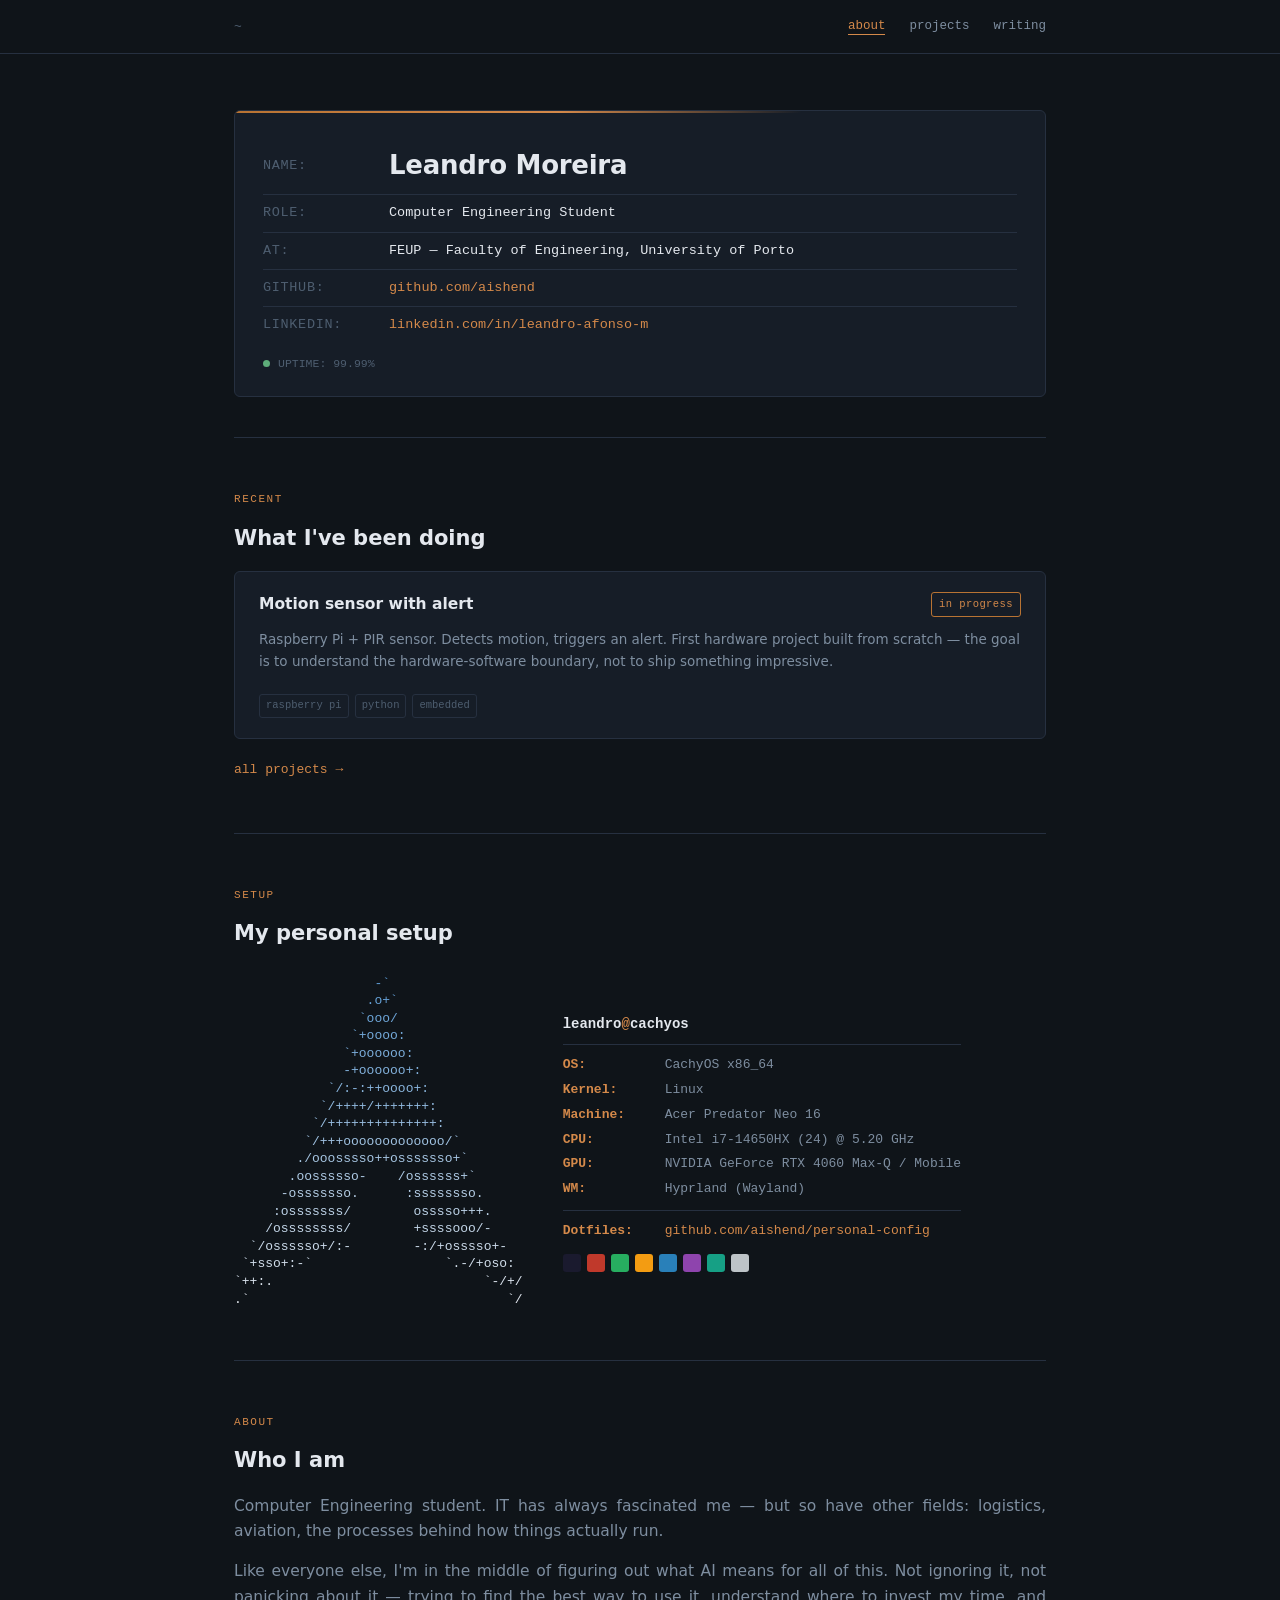
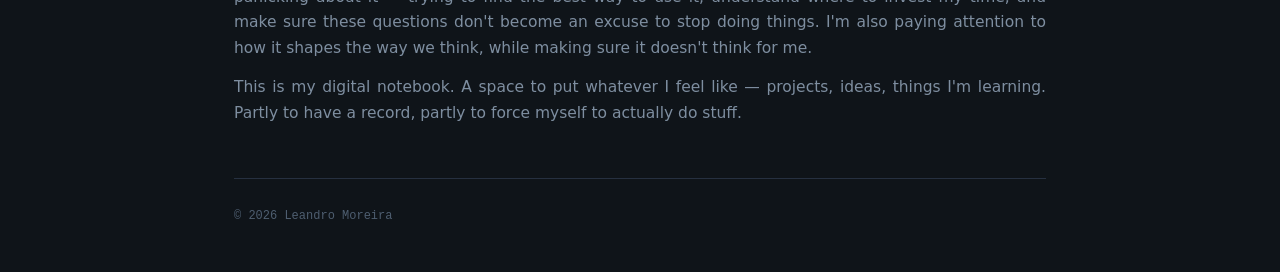
<file: index.html>
<!DOCTYPE html>
<html lang="en">
<head>
  <meta charset="UTF-8">
  <meta name="viewport" content="width=device-width, initial-scale=1.0">
  <title>Leandro Moreira</title>
  <link rel="stylesheet" href="css/main.css">
</head>
<body>

<nav class="nav">
  <div class="wrap nav-inner">
    <a href="index.html" class="nav-home">
      <span class="nav-home__sep">~</span>
    </a>
    <ul class="nav-links">
      <li><a href="index.html" class="active">about</a></li>
      <li><a href="projects/index.html">projects</a></li>
      <li><a href="writing/index.html">writing</a></li>
    </ul>
  </div>
</nav>

<main class="wrap">

  <header class="hero">
    <div class="panel glow">
      <div class="panel-row">
        <span class="panel-key">NAME:</span>
        <span class="panel-val panel__name">Leandro Moreira</span>
      </div>
      <div class="panel-row">
        <span class="panel-key">ROLE:</span>
        <span class="panel-val">Computer Engineering Student</span>
      </div>
      <div class="panel-row">
        <span class="panel-key">AT:</span>
        <span class="panel-val">FEUP — Faculty of Engineering, University of Porto</span>
      </div>
      <div class="panel-row">
        <span class="panel-key">GITHUB:</span>
        <span class="panel-val"><a href="https://github.com/aishend" target="_blank" rel="noopener">github.com/aishend</a></span>
      </div>
      <div class="panel-row">
        <span class="panel-key">LINKEDIN:</span>
        <span class="panel-val"><a href="https://www.linkedin.com/in/leandro-afonso-m/" target="_blank" rel="noopener">linkedin.com/in/leandro-afonso-m</a></span>
      </div>
      <div class="panel-uptime">
        <span class="status-dot" aria-hidden="true"></span>UPTIME: 99.99%
      </div>
    </div>
  </header>

  <section id="recent" class="reveal">
    <div class="eyebrow">Recent</div>
    <h2>What I've been doing</h2>
    <div class="project-entry glow reveal">
      <div class="project-header">
        <div class="project-title">Motion sensor with alert</div>
        <span class="badge">in progress</span>
      </div>
      <div class="project-desc">
        Raspberry Pi + PIR sensor. Detects motion, triggers an alert. First hardware project
        built from scratch — the goal is to understand the hardware-software boundary, not to ship something impressive.
      </div>
      <div class="project-tags">
        <span class="tag">raspberry pi</span>
        <span class="tag">python</span>
        <span class="tag">embedded</span>
      </div>
    </div>

    <a href="projects/index.html" class="link-more">all projects →</a>
  </section>

  <section id="setup" class="reveal">
    <div class="eyebrow">Setup</div>
    <h2>My personal setup</h2>
    <div class="neofetch">
      <pre class="nf-art">                  -`
                 .o+`
                `ooo/
               `+oooo:
              `+oooooo:
              -+oooooo+:
            `/:-:++oooo+:
           `/++++/+++++++:
          `/++++++++++++++:
         `/+++ooooooooooooo/`
        ./ooosssso++osssssso+`
       .oossssso-    /ossssss+`
      -osssssso.      :ssssssso.
     :osssssss/        osssso+++.
    /ossssssss/        +ssssooo/-
  `/ossssso+/:-        -:/+osssso+-
 `+sso+:-`                 `.-/+oso:
`++:.                           `-/+/
.`                                 `/</pre>
      <div class="nf-info">
        <div class="nf-title">leandro<span class="nf-at">@</span>cachyos</div>
        <div class="nf-sep"></div>
        <div class="nf-row"><span class="nf-key">OS</span><span class="nf-val">CachyOS x86_64</span></div>
        <div class="nf-row"><span class="nf-key">Kernel</span><span class="nf-val">Linux</span></div>
        <div class="nf-row"><span class="nf-key">Machine</span><span class="nf-val">Acer Predator Neo 16</span></div>
        <div class="nf-row"><span class="nf-key">CPU</span><span class="nf-val">Intel i7-14650HX (24) @ 5.20 GHz</span></div>
        <div class="nf-row"><span class="nf-key">GPU</span><span class="nf-val">NVIDIA GeForce RTX 4060 Max-Q / Mobile</span></div>
        <div class="nf-row"><span class="nf-key">WM</span><span class="nf-val">Hyprland (Wayland)</span></div>
        <div class="nf-sep"></div>
        <div class="nf-row"><span class="nf-key">Dotfiles</span><span class="nf-val"><a href="https://github.com/aishend/personal-config" target="_blank" rel="noopener">github.com/aishend/personal-config</a></span></div>
        <div class="nf-palette">
          <span></span><span></span><span></span><span></span>
          <span></span><span></span><span></span><span></span>
        </div>
      </div>
    </div>
  </section>

  <section id="about">
    <div class="eyebrow">About</div>
    <h2>Who I am</h2>
    <div class="lede">
      <p>
        Computer Engineering student. IT has always fascinated me — but so have other fields:
        logistics, aviation, the processes behind how things actually run.
      </p>
      <p>
        Like everyone else, I'm in the middle of figuring out what AI means for all of this.
        Not ignoring it, not panicking about it — trying to find the best way to use it,
        understand where to invest my time, and make sure these questions don't become
        an excuse to stop doing things. I'm also paying attention to how it shapes the way we think,
        while making sure it doesn't think for me.
      </p>
      <p>
        This is my digital notebook. A space to put whatever I feel like — projects, ideas, things I'm learning.
        Partly to have a record, partly to force myself to actually do stuff.
      </p>
    </div>
  </section>

  <footer>© <span id="yr"></span> Leandro Moreira</footer>

</main>

<script src="js/app.js"></script>
<script src="js/posts.js"></script>
<script src="js/post.js"></script>
<script src="js/router.js"></script>

</body>
</html>
</file>
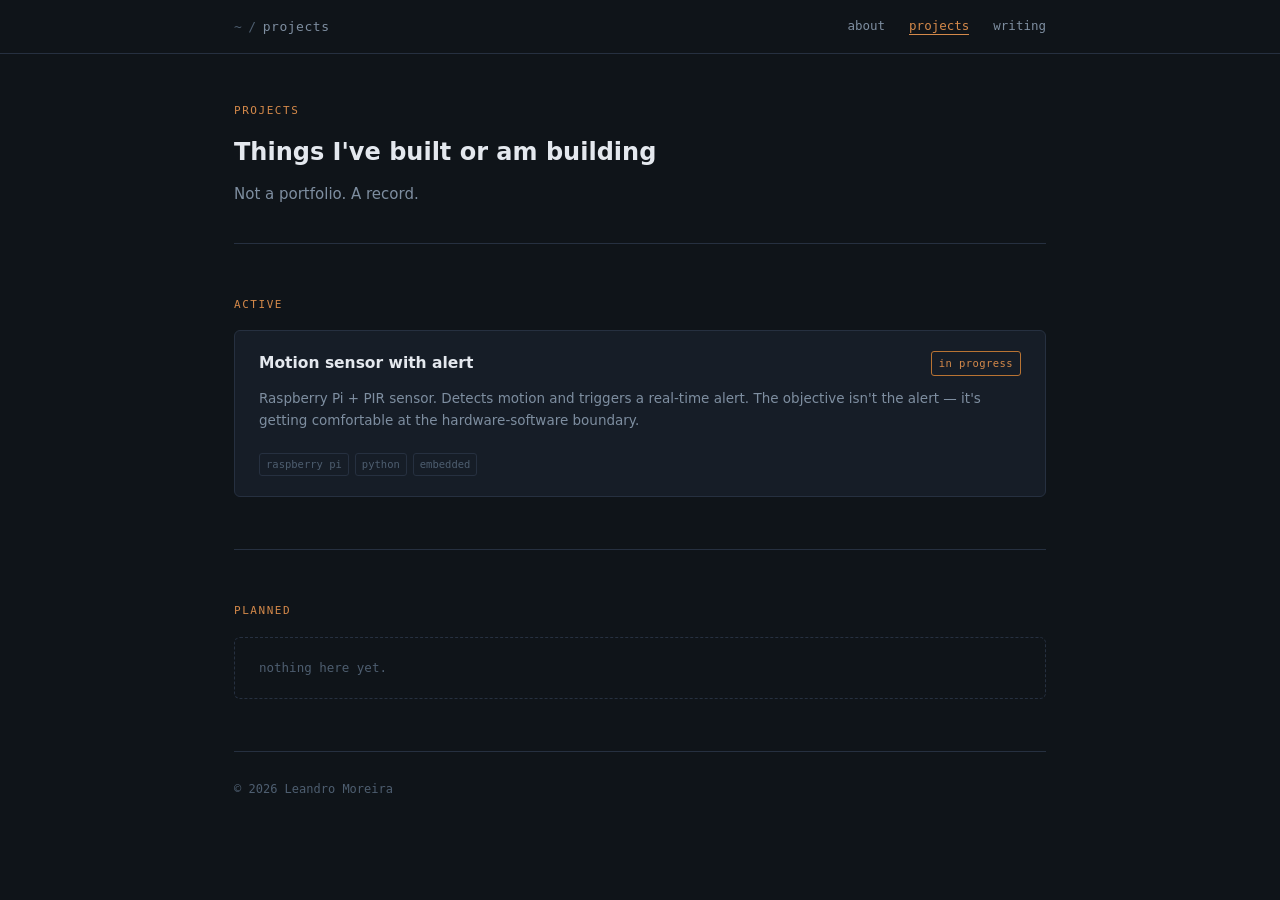
<file: projects/index.html>
<!DOCTYPE html>
<html lang="en">
<head>
  <meta charset="UTF-8">
  <meta name="viewport" content="width=device-width, initial-scale=1.0">
  <title>Projects — Leandro Moreira</title>
  <link rel="stylesheet" href="../css/main.css">
</head>
<body>

<nav class="nav">
  <div class="wrap nav-inner">
    <a href="../index.html" class="nav-home">
      <span class="nav-home__sep">~</span>
      <span class="nav-home__sep">/</span>
      <span class="nav-home__branch">projects</span>
    </a>
    <ul class="nav-links">
      <li><a href="../index.html">about</a></li>
      <li><a href="index.html" class="active">projects</a></li>
      <li><a href="../writing/index.html">writing</a></li>
    </ul>
  </div>
</nav>

<main class="wrap">

  <div class="page-header reveal">
    <div class="eyebrow">Projects</div>
    <h1>Things I've built or am building</h1>
    <p>Not a portfolio. A record.</p>
  </div>

  <section class="reveal">
    <div class="eyebrow">Active</div>
    <div class="project-entry glow">
      <div class="project-header">
        <div class="project-title">Motion sensor with alert</div>
        <span class="badge">in progress</span>
      </div>
      <div class="project-desc">
        Raspberry Pi + PIR sensor. Detects motion and triggers a real-time alert.
        The objective isn't the alert — it's getting comfortable at the hardware-software boundary.
      </div>
      <div class="project-tags">
        <span class="tag">raspberry pi</span>
        <span class="tag">python</span>
        <span class="tag">embedded</span>
      </div>
    </div>
  </section>

  <section class="reveal">
    <div class="eyebrow">Planned</div>
    <div class="project-empty">nothing here yet.</div>
  </section>

  <footer>© <span id="yr"></span> Leandro Moreira</footer>

</main>

<script src="../js/app.js"></script>
<script src="../js/posts.js"></script>
<script src="../js/post.js"></script>
<script src="../js/router.js"></script>

</body>
</html>
</file>
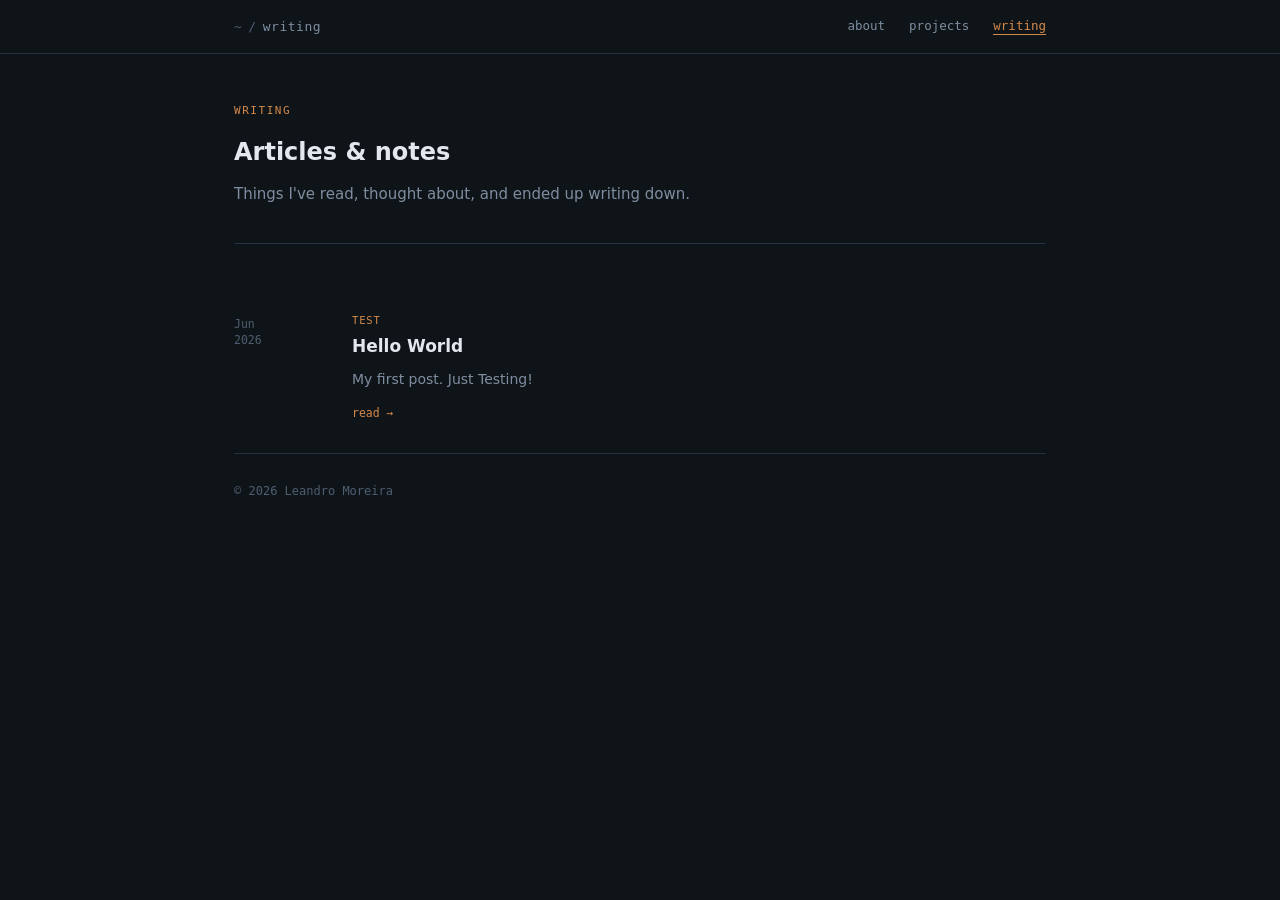
<file: writing/index.html>
<!DOCTYPE html>
<html lang="en">
<head>
  <meta charset="UTF-8">
  <meta name="viewport" content="width=device-width, initial-scale=1.0">
  <title>Writing — Leandro Moreira</title>
  <link rel="stylesheet" href="../css/main.css">
</head>
<body>

<nav class="nav">
  <div class="wrap nav-inner">
    <a href="../index.html" class="nav-home">
      <span class="nav-home__sep">~</span>
      <span class="nav-home__sep">/</span>
      <span class="nav-home__branch">writing</span>
    </a>
    <ul class="nav-links">
      <li><a href="../index.html">about</a></li>
      <li><a href="../projects/index.html">projects</a></li>
      <li><a href="index.html" class="active">writing</a></li>
    </ul>
  </div>
</nav>

<main class="wrap">

  <div class="page-header reveal">
    <div class="eyebrow">Writing</div>
    <h1>Articles &amp; notes</h1>
    <p>Things I've read, thought about, and ended up writing down.</p>
  </div>

  <div class="post-list" id="post-list">
    <p class="loading">loading...</p>
  </div>

  <footer>© <span id="yr"></span> Leandro Moreira</footer>

</main>

<script src="../js/app.js"></script>
<script src="../js/posts.js"></script>
<script src="../js/router.js"></script>

</body>
</html>
</file>
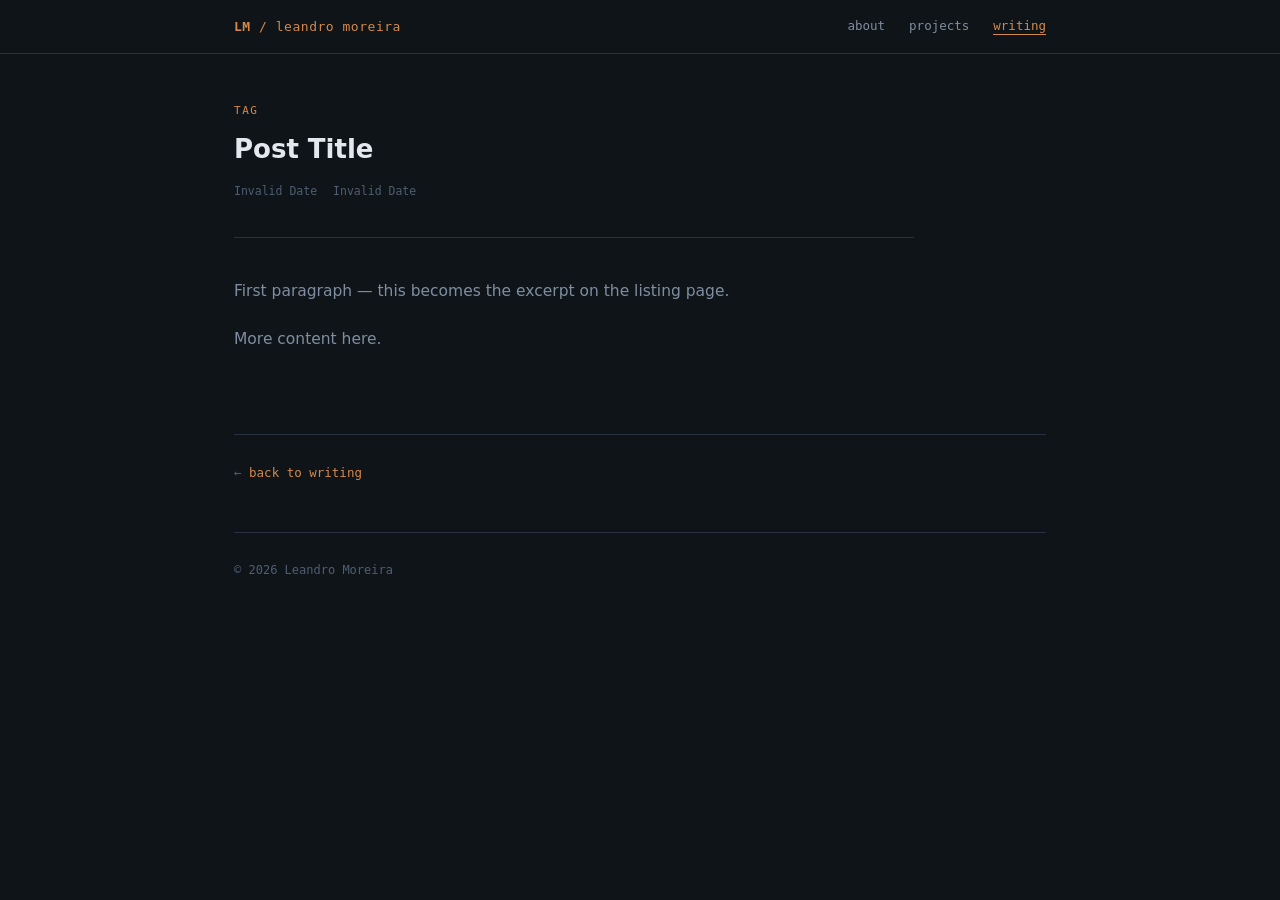
<file: writing/posts/_template.html>
<!DOCTYPE html>
<html lang="en">
<head>
  <meta charset="UTF-8">
  <meta name="viewport" content="width=device-width, initial-scale=1.0">
  <meta name="post-date" content="YYYY-MM-DDTHH:MM">
  <meta name="post-tag" content="Tag">
  <title>Post Title — Leandro Moreira</title>
  <link rel="stylesheet" href="../../css/main.css">
</head>
<body>

<nav class="nav">
  <div class="wrap nav-inner">
    <span class="nav-home"><a href="../../index.html"><span class="nav-home__mark">LM</span> / leandro moreira</a></span>
    <ul class="nav-links">
      <li><a href="../../index.html">about</a></li>
      <li><a href="../../projects/index.html">projects</a></li>
      <li><a href="../index.html" class="active">writing</a></li>
    </ul>
  </div>
</nav>

<div class="wrap">

  <div class="post-header">
    <div class="eyebrow" id="post-tag-display"></div>
    <h1>Post Title</h1>
    <div class="post-meta" id="post-meta-display"></div>
  </div>

  <div class="post-body">
    <p>First paragraph — this becomes the excerpt on the listing page.</p>

    <p>More content here.</p>
  </div>

  <div class="post-back">
    ← <a href="../index.html">back to writing</a>
  </div>

  <footer>© <span id="yr"></span> Leandro Moreira</footer>

</div>

<script>
  document.getElementById('yr').textContent = new Date().getFullYear();

  const date = document.querySelector('meta[name="post-date"]')?.content;
  const tag  = document.querySelector('meta[name="post-tag"]')?.content;

  if (tag)  document.getElementById('post-tag-display').textContent = tag;
  if (date) {
    const d = new Date(date);
    const day  = d.toLocaleDateString('en-GB', { day: 'numeric', month: 'long', year: 'numeric' });
    const time = d.toLocaleTimeString('en-GB', { hour: '2-digit', minute: '2-digit' });
    document.getElementById('post-meta-display').innerHTML = `<span>${day}</span><span>${time}</span>`;
  }
</script>

</body>
</html>
</file>
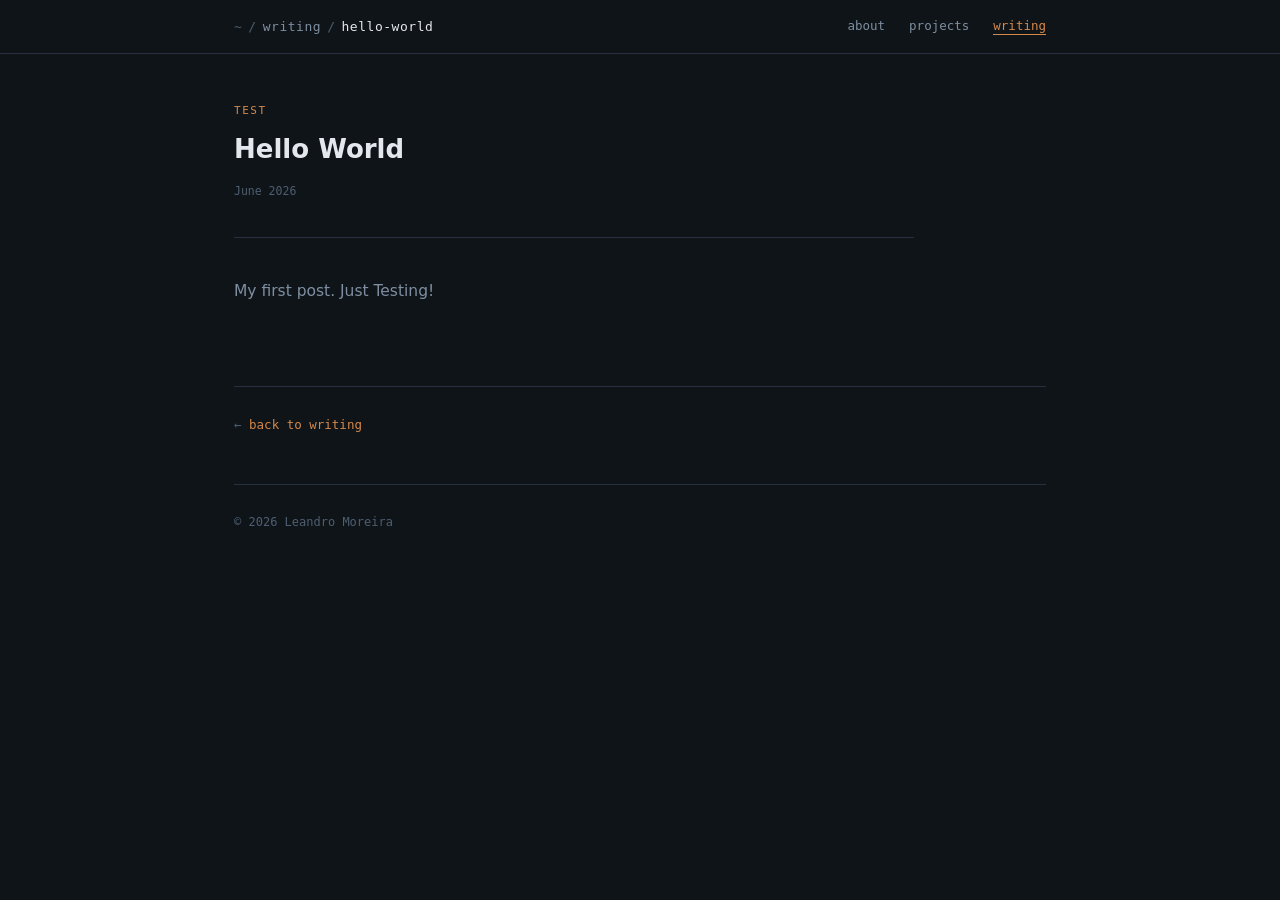
<file: writing/posts/hello-world.html>
<!DOCTYPE html>
<html lang="en">
<head>
  <meta charset="UTF-8">
  <meta name="viewport" content="width=device-width, initial-scale=1.0">
  <meta name="post-date" content="2026-06-18">
  <meta name="post-tag" content="Test">
  <title>Hello World — Leandro Moreira</title>
  <link rel="stylesheet" href="../../css/main.css">
</head>
<body>

<nav class="nav">
  <div class="wrap nav-inner">
    <a href="../../index.html" class="nav-home">
      <span class="nav-home__sep">~</span>
      <span class="nav-home__sep">/</span>
      <span class="nav-home__branch">writing</span>
      <span class="nav-home__sep">/</span>
      <span class="nav-home__leaf">hello-world</span>
    </a>
    <ul class="nav-links">
      <li><a href="../../index.html">about</a></li>
      <li><a href="../../projects/index.html">projects</a></li>
      <li><a href="../index.html" class="active">writing</a></li>
    </ul>
  </div>
</nav>

<main class="wrap">

  <div class="post-header">
    <div class="eyebrow" id="post-tag-display"></div>
    <h1>Hello World</h1>
    <div class="post-meta" id="post-meta-display"></div>
  </div>

  <div class="post-body">
    <p>My first post. Just Testing!</p>
  </div>

  <div class="post-back">
    ← <a href="../index.html">back to writing</a>
  </div>

  <footer>© <span id="yr"></span> Leandro Moreira</footer>

</main>

<script src="../../js/app.js"></script>
<script src="../../js/post.js"></script>
<script src="../../js/router.js"></script>

</body>
</html>
</file>
<file: css/main.css>
/* tokens + reset */
@import "tokens.css";
@import "base.css";

/* components */
@import "nav.css";
@import "panel.css";
@import "card.css";
@import "project.css";
@import "post.css";
@import "animations.css";
@import "neofetch.css";
</file>
